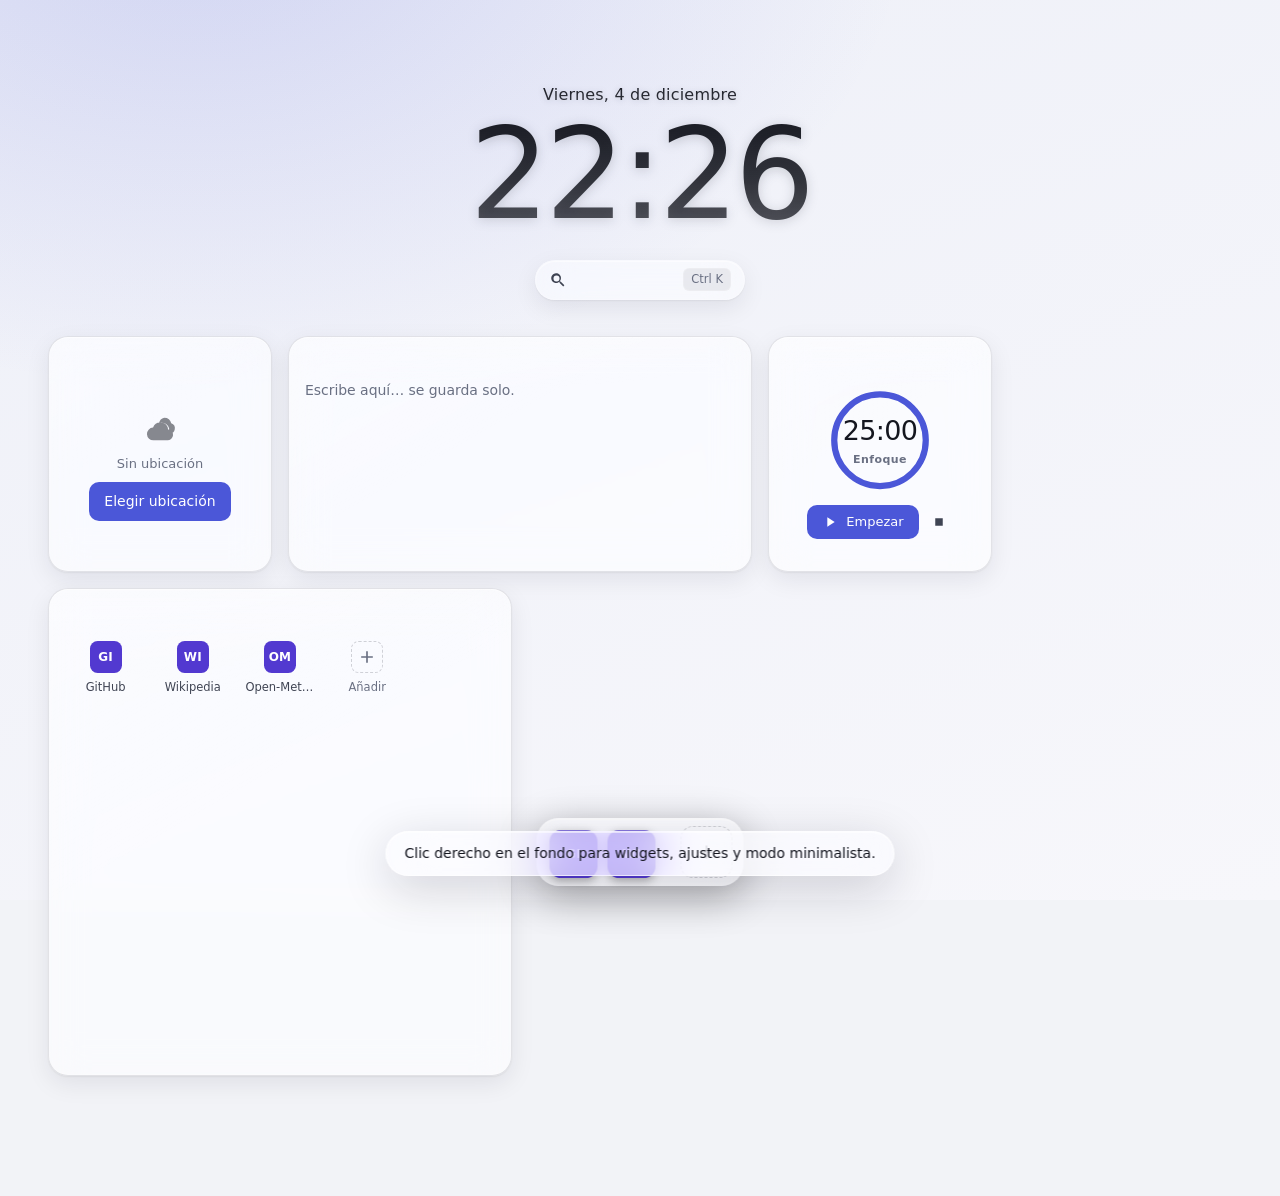
<file: newtab.html>
<!DOCTYPE html>
<html lang="es" data-theme="system">
<head>
  <meta charset="utf-8">
  <meta name="viewport" content="width=device-width, initial-scale=1">
  <title>Nueva pestaña</title>

  <!-- Bloqueante y diminuto: fija tema/fondo antes del primer pintado.
       (La CSP de MV3 no permite scripts inline, por eso es un fichero.) -->
  <script src="js/boot.js"></script>

  <link rel="stylesheet" href="css/theme.css">
  <link rel="stylesheet" href="css/base.css">
  <link rel="stylesheet" href="css/dashboard.css">
  <link rel="stylesheet" href="css/widgets.css">
  <link rel="icon" href="assets/icons/icon-32.png">
</head>
<body>
  <div class="app">
    <main class="grid" aria-label="Escritorio"></main>

    <div class="grid-empty" hidden>
      <p class="faint">Clic derecho en el fondo para añadir widgets.</p>
    </div>
  </div>

  <noscript>
    <p style="padding:24px">Esta página necesita JavaScript para funcionar.</p>
  </noscript>

  <script type="module" src="js/main.js"></script>
</body>
</html>
</file>
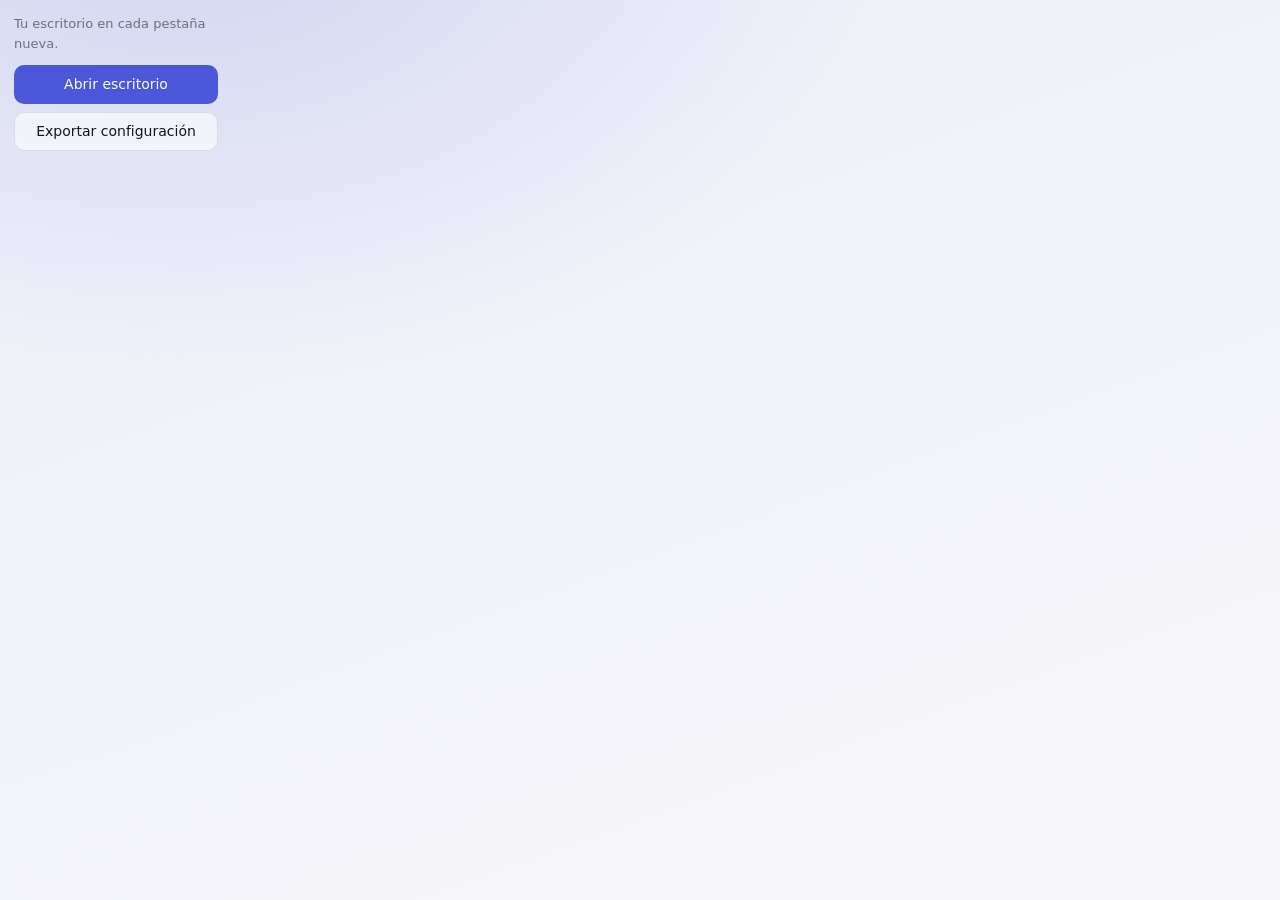
<file: popup.html>
<!DOCTYPE html>
<html lang="es" data-theme="system">
<head>
  <meta charset="utf-8">
  <title>Nueva pestaña</title>
  <script src="js/boot.js"></script>
  <link rel="stylesheet" href="css/theme.css">
  <link rel="stylesheet" href="css/base.css">
  <style>
    body { width: 232px; padding: 14px; overflow: hidden; }
    body::before { position: absolute; }
    .row { display: flex; flex-direction: column; gap: 8px; }
  </style>
</head>
<body>
  <p class="faint" style="margin-bottom:12px">Tu escritorio en cada pestaña nueva.</p>
  <div class="row">
    <button class="btn btn--primary btn--block" id="open">Abrir escritorio</button>
    <button class="btn btn--block" id="export">Exportar configuración</button>
  </div>
  <script type="module" src="js/popup.js"></script>
</body>
</html>
</file>
<file: css/theme.css>
/* Tokens de diseño. El tema se resuelve en [data-resolved-theme] (light|dark),
   que boot.js fija antes del primer pintado. El acento llega desde theme.js. */

:root {
  --accent: #6d5efc;
  --accent-rgb: 109, 94, 252;
  --accent-strong: #5a4dd0;
  --accent-soft: #e2dffe;
  --accent-contrast: #ffffff;

  --radius-sm: 10px;
  --radius: 20px;
  --radius-lg: 26px;

  --gap: 16px;
  --row-h: 110px;

  /* En macOS `-apple-system` resuelve a San Francisco, la tipografía del sistema:
     mismo tipo que usa Apple en toda su interfaz, sin descargar nada ni tocar la CSP. */
  --font: -apple-system, BlinkMacSystemFont, "SF Pro Text", "Segoe UI Variable",
          "Segoe UI", Inter, system-ui, "Helvetica Neue", Arial, sans-serif;
  --font-display: -apple-system, BlinkMacSystemFont, "SF Pro Display", "SF Pro Text",
          "Segoe UI Variable Display", system-ui, "Helvetica Neue", sans-serif;
  --mono: ui-monospace, SFMono-Regular, "SF Mono", Menlo, Consolas, monospace;

  --ease: cubic-bezier(.2, .8, .2, 1);
  --ease-spring: cubic-bezier(.34, 1.4, .5, 1);

  --wallpaper: none;
  --wallpaper-dim: .35;
  --wallpaper-blur: 0px;

  /* Vidrio líquido. `--glass-opacity` es el valor del usuario (0..1); cada tema
     lo escala a su propio rango porque un 60 % de blanco es sólido sobre fondo
     claro pero apenas se ve sobre fondo oscuro. */
  --glass-opacity: .62;
  --glass-blur: 18px;
  --glass-sat: 180%;
  --glass-tint: 255, 255, 255;
  --glass-alpha: calc(var(--glass-opacity) * .95);
  --glass-edge: rgba(255, 255, 255, .55);
  --glass-edge-soft: rgba(255, 255, 255, .18);
  --glass-sheen: rgba(255, 255, 255, .30);

  /* Cristal aplicado a la propia tipografía del reloj.
     El relleno es translúcido —eso es lo que deja ver el fondo a través del
     glifo— pero NO tanto como para que se cuele la sombra por dentro: por
     debajo de ~.6 la cifra deja de leerse como vidrio y parece un contorno. */
  --glass-text-rgb: 255, 255, 255;
  --glass-text-shadow: rgba(0, 0, 0, .32);

  /* Personalización del reloj (Ajustes -> Apariencia -> Reloj). */
  --clock-font: var(--font-display);
  --clock-weight: 250;
  --clock-solid: 1;          /* 1 = relleno sólido, 0 = cristal casi puro */
}

/* Tema claro */
:root, :root[data-resolved-theme="light"] {
  --bg: #f2f3f7;
  --bg-grad-a: #eef0f8;
  --bg-grad-b: #f7f7fb;
  --surface: rgba(var(--glass-tint), var(--glass-alpha));
  --surface-solid: #ffffff;
  --surface-hover: rgba(var(--glass-tint), calc(var(--glass-alpha) + .12));
  --border: rgba(16, 18, 34, .10);
  --border-strong: rgba(16, 18, 34, .18);
  --text: #14161f;
  --text-muted: #3f4453;
  --text-faint: #6a7083;
  --glass-text-rgb: 18, 20, 28;
  --glass-text-shadow: rgba(16, 18, 34, .20);
  --shadow: 0 1px 2px rgba(16, 18, 34, .06), 0 8px 24px rgba(16, 18, 34, .08);
  --shadow-lg: 0 12px 48px rgba(16, 18, 34, .18);
  --overlay: rgba(20, 22, 31, .32);
  --danger: #d6455b;
  --ok: #1f9d63;

  /* Paneles flotantes: cristal con cuerpo suficiente para leer encima de
     cualquier fondo. No dependen del deslizador de opacidad de los widgets. */
  /* Material de las superficies flotantes. Translúcido y muy desenfocado —se ve
     el fondo a través— pero con tinte suficiente para que su texto SIEMPRE sea
     legible sin depender de la foto que haya detrás. */
  --panel-bg: rgba(252, 252, 255, .62);
  --panel-border: rgba(255, 255, 255, .65);
  --panel-blur: 40px;
  --panel-text: #14161f;
  --panel-text-muted: rgba(20, 22, 31, .78);
  --panel-text-faint: rgba(20, 22, 31, .55);
}

/* Tema oscuro */
:root[data-resolved-theme="dark"] {
  --bg: #0c0d12;
  --bg-grad-a: #11131b;
  --bg-grad-b: #0a0b10;
  --glass-alpha: calc(var(--glass-opacity) * .17);
  --glass-edge: rgba(255, 255, 255, .22);
  --glass-edge-soft: rgba(255, 255, 255, .07);
  --glass-sheen: rgba(255, 255, 255, .14);
  --surface: rgba(var(--glass-tint), var(--glass-alpha));
  --surface-solid: #171922;
  --surface-hover: rgba(var(--glass-tint), calc(var(--glass-alpha) + .07));
  --border: rgba(255, 255, 255, .09);
  --border-strong: rgba(255, 255, 255, .18);
  --text: #eef0f6;
  --text-muted: #c3c9da;
  --text-faint: #9aa1b6;
  --shadow: 0 1px 2px rgba(0, 0, 0, .4), 0 8px 28px rgba(0, 0, 0, .38);
  --shadow-lg: 0 16px 56px rgba(0, 0, 0, .6);
  --overlay: rgba(4, 5, 9, .55);
  --danger: #ff6b81;
  --ok: #3ddc97;

  --panel-bg: rgba(22, 24, 32, .66);
  --panel-border: rgba(255, 255, 255, .16);
  --panel-blur: 40px;
  --panel-text: #f2f4fa;
  --panel-text-muted: rgba(242, 244, 250, .80);
  --panel-text-faint: rgba(242, 244, 250, .56);
}

/* Sobre una foto, el vidrio se apoya en el desenfoque: solo hay que asegurar
   que el texto siga legible. La opacidad la sigue mandando el usuario. */
.has-wallpaper {
  --glass-alpha: calc(var(--glass-opacity) * .38);
  --border: rgba(255, 255, 255, .26);
}

/* Las superficies flotantes (menús, ajustes, buscador, galería, avisos) tienen
   su propio fondo, así que llevan su propio color de texto. Sin esto heredarían
   el contraste calculado para el wallpaper y se daba el caso de texto negro
   sobre un panel oscuro —o al revés— según la foto. */
.ctxmenu,
.panel,
.spotlight,
.gal,
.hero__panel,
.minidialog,
.toast,
.dock__tip {
  --text: var(--panel-text);
  --text-muted: var(--panel-text-muted);
  --text-faint: var(--panel-text-faint);
  color: var(--panel-text);
  text-shadow: none;
}

/* Contraste automático: `contrast.js` mide la claridad real de la superficie
   (foto + oscurecido + velo del vidrio) y pone una de estas dos clases. El texto
   nunca es un gris translúcido; es negro o blanco, con opacidad alta. */
:root.wp-dark {
  --text: #ffffff;
  --text-muted: rgba(255, 255, 255, .94);
  --text-faint: rgba(255, 255, 255, .80);
  --border: rgba(255, 255, 255, .28);
}
:root.wp-light {
  --text: #0a0c12;
  --text-muted: rgba(10, 12, 18, .90);
  --text-faint: rgba(10, 12, 18, .70);
  --border: rgba(10, 12, 18, .16);
}
:root.wp-light .widget { text-shadow: none; }
:root.wp-light .appicon__label,
:root.wp-light .hero__date { text-shadow: 0 1px 2px rgba(255, 255, 255, .45); }
/* Sombra mínima para despegar el texto de la foto sin ensuciar el diseño. */
.has-wallpaper .widget { text-shadow: 0 1px 2px rgba(0, 0, 0, .18); }
.has-wallpaper[data-resolved-theme="light"] {
  --glass-alpha: calc(var(--glass-opacity) * .88);
}
.has-wallpaper[data-resolved-theme="light"] .widget { text-shadow: none; }

/* Con foto detrás el cristal de las cifras siempre es claro: la propia imagen
   es la que da el color que se ve a través de la letra. */
:root.wp-dark {
  --glass-text-rgb: 255, 255, 255;
  --glass-text-shadow: rgba(0, 0, 0, .38);
}

/* --------------------------------------------------------------------------
   Cristal del reloj. Va al final a propósito: comparte especificidad con las
   reglas .wp-* de arriba (ambas son :root + clase) y en un empate manda el
   orden del documento. El reloj decide por SU franja, no por la media de la
   foto: puede estar sobre un cielo claro aunque el resto de la imagen sea
   oscura, y al revés.
   -------------------------------------------------------------------------- */
:root.hero-light {
  --glass-text-rgb: 12, 14, 20;
  --glass-text-shadow: rgba(16, 18, 34, .22);
}
:root.hero-dark {
  --glass-text-rgb: 255, 255, 255;
  --glass-text-shadow: rgba(0, 0, 0, .40);
}
</file>
<file: css/base.css>
/* Reset ligero + primitivas compartidas. */

*, *::before, *::after { box-sizing: border-box; }

html, body { height: 100%; }

body {
  margin: 0;
  font-family: var(--font);
  font-size: 15px;
  line-height: 1.5;
  color: var(--text);
  background: var(--bg);
  -webkit-font-smoothing: antialiased;
  overflow: hidden auto;
}

/* Fondo: degradado por defecto o la foto del usuario. */
body::before {
  content: "";
  position: fixed;
  inset: 0;
  z-index: -2;
  background:
    radial-gradient(1200px 800px at 15% -10%, rgba(var(--accent-rgb), .18), transparent 60%),
    linear-gradient(160deg, var(--bg-grad-a), var(--bg-grad-b));
}
.has-wallpaper body::before,
html.has-wallpaper body::before {
  background-image: var(--wallpaper);
  background-size: cover;
  background-position: center;
  filter: blur(var(--wallpaper-blur));
  transform: scale(1.04); /* evita bordes claros al desenfocar */
}
html.has-wallpaper body::after {
  content: "";
  position: fixed;
  inset: 0;
  z-index: -1;
  background: rgba(0, 0, 0, var(--wallpaper-dim));
  pointer-events: none;
}

h1, h2, h3, h4, p, figure { margin: 0; }
button, input, textarea, select { font: inherit; color: inherit; }

.no-select, .no-select * { user-select: none !important; -webkit-user-select: none !important; }

.icon { display: block; flex: none; }

.icon-btn {
  display: inline-flex;
  align-items: center;
  justify-content: center;
  width: 28px;
  height: 28px;
  padding: 0;
  border: 0;
  border-radius: 8px;
  background: transparent;
  color: var(--text-muted);
  cursor: pointer;
  transition: background .16s var(--ease), color .16s var(--ease), transform .1s var(--ease);
}
.icon-btn:hover { background: var(--surface-hover); color: var(--text); }
.icon-btn:active { transform: scale(.92); }
.icon-btn--danger:hover { background: rgba(214, 69, 91, .16); color: var(--danger); }

.btn {
  display: inline-flex;
  align-items: center;
  gap: 8px;
  padding: 8px 14px;
  border: 1px solid var(--border);
  border-radius: 10px;
  background: var(--surface);
  color: var(--text);
  cursor: pointer;
  font-size: 14px;
  font-weight: 500;
  transition: background .16s var(--ease), border-color .16s var(--ease), transform .1s var(--ease);
}
.btn:hover { background: var(--surface-hover); border-color: var(--border-strong); }
.btn:active { transform: translateY(1px); }
.btn--primary {
  background: var(--accent);
  border-color: transparent;
  color: var(--accent-contrast);
}
.btn--primary:hover { background: var(--accent-strong); }
.btn--ghost { background: transparent; }
.btn--danger { color: var(--danger); border-color: rgba(214, 69, 91, .3); }
.btn--block { width: 100%; justify-content: center; }

.field {
  display: flex;
  flex-direction: column;
  gap: 6px;
  margin-bottom: 14px;
}
.field > label { font-size: 13px; font-weight: 500; color: var(--text-muted); }
.field--row {
  display: flex;
  flex-direction: row;
  align-items: center;
  justify-content: space-between;
  gap: 12px;
}

/*
 * Fondo neutro translúcido a propósito: sobre una superficie clara se ve algo
 * más oscuro y sobre una oscura algo más claro, así que `color: inherit` —el
 * color de texto de la superficie que lo contiene— siempre contrasta. Con un
 * fondo fijo pasaba lo contrario: en un widget sobre foto clara el texto se
 * volvía oscuro y el campo seguía siendo oscuro, y no se leía nada.
 */
.input, textarea.input, select.input {
  width: 100%;
  padding: 9px 11px;
  border: 1px solid var(--glass-edge-soft);
  border-radius: 10px;
  background: rgba(127, 127, 127, .16);
  color: inherit;
  outline: none;
  transition: border-color .16s var(--ease), box-shadow .16s var(--ease), background .16s var(--ease);
}
.input::placeholder, textarea.input::placeholder { color: var(--text-faint); }
.input:focus, textarea.input:focus, select.input:focus {
  background: rgba(127, 127, 127, .22);
}
select.input { appearance: none; -webkit-appearance: none; padding-right: 30px; }
.input:focus {
  border-color: var(--accent);
  box-shadow: 0 0 0 3px rgba(var(--accent-rgb), .22);
}

/* Interruptor */
.switch {
  position: relative;
  width: 40px;
  height: 23px;
  flex: none;
  border-radius: 999px;
  border: 1px solid var(--border-strong);
  background: var(--surface-hover);
  cursor: pointer;
  transition: background .18s var(--ease), border-color .18s var(--ease);
}
.switch::after {
  content: "";
  position: absolute;
  top: 2px;
  left: 2px;
  width: 17px;
  height: 17px;
  border-radius: 50%;
  background: var(--text-muted);
  transition: transform .18s var(--ease), background .18s var(--ease);
}
.switch[aria-checked="true"] { background: var(--accent); border-color: transparent; }
.switch[aria-checked="true"]::after { transform: translateX(17px); background: #fff; }

:focus-visible {
  outline: 2px solid var(--accent);
  outline-offset: 2px;
}

.sr-only {
  position: absolute;
  width: 1px; height: 1px;
  padding: 0; margin: -1px;
  overflow: hidden;
  clip: rect(0 0 0 0);
  white-space: nowrap;
}

.muted { color: var(--text-muted); }
.faint { color: var(--text-faint); font-size: 13px; }

@media (prefers-reduced-motion: reduce) {
  * { animation-duration: .01ms !important; transition-duration: .01ms !important; }
}

.range__value { font-variant-numeric: tabular-nums; font-size: 12px; }

.accent-chip { display: inline-flex; align-items: center; gap: 7px; }
.accent-dot {
  width: 18px; height: 18px; border-radius: 50%;
  background: var(--accent);
  box-shadow: inset 0 0 0 1px rgba(0, 0, 0, .12), 0 0 0 3px rgba(var(--accent-rgb), .22);
}
.accent-hex { font-family: var(--mono); font-size: 12px; color: var(--text-muted); }

.accent-manual { display: flex; align-items: center; gap: 10px; margin-bottom: 14px; }
.accent-manual[hidden] { display: none; }
.accent-picker {
  width: 46px; height: 34px; padding: 0;
  border: 1px solid var(--border); border-radius: 10px;
  background: none; cursor: pointer;
}

/* Vista previa del reloj dentro de Ajustes: usa los mismos tokens de cristal. */
.clock-preview {
  margin: 4px 0 16px;
  padding: 14px 8px;
  text-align: center;
  font-size: 46px;
  line-height: 1;
  letter-spacing: -.035em;
  font-variant-numeric: tabular-nums;
  border-radius: 14px;
  border: 1px solid var(--glass-edge-soft);
  background:
    linear-gradient(180deg,
      rgba(var(--glass-text-rgb), calc(.30 + .68 * var(--clock-solid))) 0%,
      rgba(var(--glass-text-rgb), calc(.18 + .48 * var(--clock-solid))) 100%);
  -webkit-background-clip: text;
  background-clip: text;
  color: transparent;
  -webkit-text-fill-color: transparent;
}
</file>
<file: css/dashboard.css>
/* Layout de la página, grid de widgets y barra superior. */

.app {
  min-height: 100vh;
  display: flex;
  flex-direction: column;
  padding: 20px clamp(16px, 4vw, 48px) 48px;
  max-width: 1440px;
  margin: 0 auto;
  width: 100%;
}

/* -------------------------------- topbar -------------------------------- */

.topbar {
  display: flex;
  align-items: center;
  gap: 10px;
  margin-bottom: 22px;
  min-height: 36px;
}
.topbar__brand {
  display: flex;
  align-items: center;
  gap: 8px;
  font-weight: 600;
  letter-spacing: -.01em;
  color: var(--text);
  opacity: .9;
}
.topbar__brand img { width: 20px; height: 20px; border-radius: 5px; }
.topbar__spacer { flex: 1; }

.search-trigger {
  display: flex;
  align-items: center;
  gap: 8px;
  padding: 7px 12px;
  border: 1px solid var(--border);
  border-radius: 999px;
  background: var(--surface);
  backdrop-filter: blur(12px);
  -webkit-backdrop-filter: blur(12px);
  color: var(--text-muted);
  cursor: pointer;
  font-size: 13px;
  transition: background .16s var(--ease), border-color .16s var(--ease);
}
.search-trigger:hover { background: var(--surface-hover); border-color: var(--border-strong); }
.search-trigger kbd {
  font-family: var(--font);
  font-size: 11px;
  padding: 2px 6px;
  border-radius: 5px;
  border: 1px solid var(--border-strong);
  background: rgba(127, 127, 127, .12);
}

.topbar .icon-btn {
  width: 34px;
  height: 34px;
  border: 1px solid var(--border);
  background: var(--surface);
  backdrop-filter: blur(12px);
  -webkit-backdrop-filter: blur(12px);
}

/* --------------------------------- grid --------------------------------- */

.grid {
  display: grid;
  /* Columnas finas: un icono de app ocupa 1x1 y sale cuadrado; los widgets
     normales ocupan 2 o 4 columnas y mantienen sus proporciones. */
  grid-template-columns: repeat(auto-fill, minmax(112px, 1fr));
  grid-auto-rows: var(--row-h);
  grid-auto-flow: row dense;
  gap: var(--gap);
  align-content: start;
  flex: 1;
}

@media (min-width: 1100px) { .grid { grid-template-columns: repeat(10, 1fr); } }
@media (min-width: 1400px) { .grid { grid-template-columns: repeat(12, 1fr); } }

.grid-empty[hidden] { display: none; }
.grid-empty {
  grid-column: 1 / -1;
  display: flex;
  flex-direction: column;
  align-items: center;
  gap: 12px;
  padding: 64px 20px;
  color: var(--text-muted);
  text-align: center;
}

/* -------------------------------- widget -------------------------------- */

/* --------------------------- vidrio líquido ---------------------------
   Tres capas para imitar el cristal de Apple:
   1. `backdrop-filter` con saturación: el fondo se ve a través, más vivo.
   2. un borde especular interior (claro arriba, tenue abajo) que simula el
      canto biselado del cristal.
   3. un brillo diagonal muy suave sobre la mitad superior.
   La opacidad y el desenfoque salen de --glass-* (Ajustes → Apariencia). */
.widget {
  position: relative;
  grid-column: span var(--w-cols, 4);
  grid-row: span var(--w-rows, 2);
  display: flex;
  flex-direction: column;
  min-width: 0;
  border: 1px solid var(--border);
  border-radius: var(--radius);
  background: var(--surface);
  backdrop-filter: blur(var(--glass-blur)) saturate(var(--glass-sat));
  -webkit-backdrop-filter: blur(var(--glass-blur)) saturate(var(--glass-sat));
  box-shadow:
    inset 0 1px 0 var(--glass-edge),
    inset 0 -1px 0 var(--glass-edge-soft),
    var(--shadow);
  overflow: hidden;
  transition: box-shadow .2s var(--ease), border-color .2s var(--ease),
              opacity .14s linear, transform .16s var(--ease);
}
/* brillo especular */
.widget::before {
  content: "";
  position: absolute;
  inset: 0;
  border-radius: inherit;
  pointer-events: none;
  background:
    linear-gradient(150deg, var(--glass-sheen) 0%, transparent 42%),
    radial-gradient(120% 70% at 50% -20%, var(--glass-sheen), transparent 60%);
  opacity: .7;
  z-index: 0;
}
.widget > * { position: relative; z-index: 1; }
.widget:hover { border-color: var(--border-strong); }
/* opacidad muy baja: el contorno pasa a ser lo que define la tarjeta */
.glass-faint .widget { border-color: var(--glass-edge); }
.glass-faint .widget--bare { border-color: transparent; }

.widget__header {
  display: flex;
  align-items: center;
  gap: 6px;
  padding: 10px 10px 2px 12px;
  opacity: 0;
  transition: opacity .18s var(--ease);
}
.widget:hover .widget__header,
.widget:focus-within .widget__header,
.is-reordering .widget__header { opacity: 1; }

.widget__title {
  font-size: 12.5px;
  font-weight: 590;
  letter-spacing: -.005em;
  color: var(--text-muted);
  white-space: nowrap;
  overflow: hidden;
  text-overflow: ellipsis;
}
.widget__actions { display: flex; gap: 2px; margin-left: auto; }

.widget__grip {
  display: inline-flex;
  align-items: center;
  justify-content: center;
  width: 24px; height: 24px;
  padding: 0;
  border: 0;
  border-radius: 6px;
  background: transparent;
  color: var(--text-faint);
  cursor: grab;
  touch-action: none;      /* imprescindible para Pointer Events en táctil */
}
.widget__grip:hover { background: var(--surface-hover); color: var(--text); }
.widget__grip:active { cursor: grabbing; }

.widget__body {
  flex: 1;
  min-height: 0;
  padding: 2px 16px 16px;
  display: flex;
  flex-direction: column;
  overflow: hidden;
}
/* Cuando la cabecera está oculta el contenido no debe bailar: reservamos su alto. */
.widget:not(.widget--bare) .widget__body { padding-top: 2px; }

.widget__resize {
  position: absolute;
  right: 0; bottom: 0;
  width: 18px; height: 18px;
  cursor: nwse-resize;
  touch-action: none;
  opacity: 0;
  transition: opacity .16s var(--ease);
}
.widget__resize::after {
  content: "";
  position: absolute;
  right: 4px; bottom: 4px;
  width: 7px; height: 7px;
  border-right: 2px solid var(--text-faint);
  border-bottom: 2px solid var(--text-faint);
  border-radius: 0 0 3px 0;
}
.widget:hover .widget__resize { opacity: .8; }

/* estados de arrastre */
.widget.is-dragging {
  box-shadow: var(--shadow-lg);
  border-color: var(--accent);
  cursor: grabbing;
  opacity: .96;
  transition: none;
}
.widget--placeholder {
  border: 2px dashed rgba(var(--accent-rgb), .5);
  background: rgba(var(--accent-rgb), .07);
  backdrop-filter: none;
  -webkit-backdrop-filter: none;
  box-shadow: none;
  animation: ph-in .18s var(--ease);
}
@keyframes ph-in { from { opacity: 0; transform: scale(.97); } to { opacity: 1; transform: none; } }

.widget.is-resizing { border-color: var(--accent); box-shadow: var(--shadow-lg); }
.widget.is-removing { opacity: 0; transform: scale(.96); }
.widget.just-dropped { animation: drop .3s var(--ease); }
@keyframes drop {
  0% { transform: scale(1.03); }
  60% { transform: scale(.995); }
  100% { transform: scale(1); }
}
.is-reordering .widget:not(.is-dragging) { transition: transform .18s var(--ease); }

.widget-error {
  padding: 12px;
  color: var(--danger);
  font-size: 13px;
}

/* En pantallas estrechas: 4 columnas -> 4 iconos por fila y los widgets
   normales a ancho completo (igual que la pantalla de inicio de un móvil). */
@media (max-width: 700px) {
  .grid { grid-template-columns: repeat(4, 1fr); }
  .widget[data-size="md"],
  .widget[data-size="lg"] { grid-column: span 4; }
  .app { padding: 14px 14px 32px; }
}
@media (max-width: 380px) {
  .grid { grid-template-columns: repeat(3, 1fr); }
  .widget[data-size="md"],
  .widget[data-size="lg"] { grid-column: span 3; }
  .widget[data-size="sm"] { grid-column: span 3; }
}

/* ------------------------------ modo minimal ------------------------------ */

.minimal {
  display: none;
  flex: 1;
  flex-direction: column;
  align-items: center;
  justify-content: center;
  gap: 26px;
  text-align: center;
  padding: 40px 20px 80px;
}
html.is-minimal .minimal { display: flex; }
html.is-minimal .grid,
html.is-minimal .grid-empty { display: none; }

.minimal__time {
  font-size: clamp(64px, 14vw, 168px);
  font-weight: 200;
  letter-spacing: -.04em;
  line-height: .95;
  font-variant-numeric: tabular-nums;
}
.minimal__date { color: var(--text-muted); font-size: 16px; }

.minimal__goal {
  display: flex;
  align-items: center;
  gap: 10px;
  max-width: min(680px, 90vw);
}
.minimal__goal-input {
  flex: 1;
  border: 0;
  border-bottom: 1px dashed var(--border-strong);
  background: transparent;
  text-align: center;
  font-size: clamp(18px, 2.6vw, 26px);
  font-weight: 300;
  padding: 6px 4px;
  outline: none;
  color: var(--text);
}
.minimal__goal-input::placeholder { color: var(--text-faint); }
.minimal__goal-input:focus { border-bottom-color: var(--accent); }
.minimal__goal-check { color: var(--text-faint); }
.minimal__goal.is-done .minimal__goal-input { text-decoration: line-through; opacity: .55; }
.minimal__goal.is-done .minimal__goal-check { color: var(--ok); }

.minimal__quote {
  max-width: min(620px, 88vw);
  color: var(--text-muted);
  font-size: 15px;
  font-style: italic;
  line-height: 1.6;
}
.minimal__quote cite { display: block; margin-top: 6px; font-style: normal; font-size: 13px; color: var(--text-faint); }

/* --------------------------------- toast --------------------------------- */

.toasts {
  position: fixed;
  left: 50%;
  bottom: 24px;
  transform: translateX(-50%);
  display: flex;
  flex-direction: column;
  gap: 8px;
  z-index: 1200;
  pointer-events: none;
}
.toast {
  padding: 11px 18px;
  border-radius: 999px;
  border: 1px solid var(--panel-border);
  background: var(--panel-bg);
  backdrop-filter: blur(24px) saturate(180%);
  -webkit-backdrop-filter: blur(24px) saturate(180%);
  box-shadow: inset 0 1px 0 var(--glass-edge), var(--shadow-lg);
  font-size: 14px;
  animation: toast-in .22s var(--ease);
  pointer-events: auto;
}
.toast--error { color: var(--danger); border-color: rgba(214, 69, 91, .4); }
.toast--ok { color: var(--ok); }
@keyframes toast-in { from { opacity: 0; transform: translateY(10px); } to { opacity: 1; transform: none; } }

/* ============================== cabecera fija ==============================
   Reloj centrado sobre una lámina de cristal + buscador que se expande. */

.hero {
  display: flex;
  flex-direction: column;
  align-items: center;
  gap: 20px;
  padding: clamp(26px, 7vh, 74px) 0 clamp(20px, 4vh, 38px);
  text-align: center;
}
html.is-minimal .hero { display: none; }

/* El reloj no vive en una caja: son las propias cifras las que son de cristal.
   Tres capas sobre la misma silueta de los glifos:
     1. relleno translúcido en degradado -> el fondo se ve A TRAVÉS de la letra,
        más claro arriba (donde da la luz) y más denso abajo.
     2. `drop-shadow` blanco muy corto arriba -> canto biselado que brilla.
     3. `drop-shadow` oscuro y amplio -> la cifra flota sobre el fondo.
   `drop-shadow` sigue el alfa del glifo, no su caja: por eso funciona aquí y
   un `box-shadow` no serviría. */
.hero__clock {
  display: inline-flex;
  flex-direction: column;
  align-items: center;
}

.hero__date {
  font-family: var(--clock-font);
  font-size: clamp(13px, 1.3vw, 16px);
  font-weight: 500;
  letter-spacing: .012em;
  /* A 14 px un degradado marcado solo ensucia: aquí el cristal es un matiz. */
  background: linear-gradient(180deg,
    rgba(var(--glass-text-rgb), calc(.42 + .56 * var(--clock-solid))) 0%,
    rgba(var(--glass-text-rgb), calc(.34 + .48 * var(--clock-solid))) 100%);
  -webkit-background-clip: text;
  background-clip: text;
  color: transparent;
  -webkit-text-fill-color: transparent;
  filter: drop-shadow(0 1px 3px var(--glass-text-shadow));
}
.hero__date::first-letter { text-transform: uppercase; }

.hero__time {
  font-family: var(--clock-font);
  font-size: clamp(58px, 10.5vw, 126px);
  font-weight: var(--clock-weight);
  line-height: 1.02;
  letter-spacing: -.035em;
  font-variant-numeric: tabular-nums;
  font-feature-settings: "tnum" 1;
  margin-top: 4px;

  /* El alfa del relleno se modula con --clock-solid: a 1 la cifra es casi
     opaca; a 0 es cristal casi puro y el fondo la atraviesa entera. */
  background: linear-gradient(180deg,
    rgba(var(--glass-text-rgb), calc(.30 + .68 * var(--clock-solid))) 0%,
    rgba(var(--glass-text-rgb), calc(.24 + .60 * var(--clock-solid))) 55%,
    rgba(var(--glass-text-rgb), calc(.18 + .48 * var(--clock-solid))) 100%);
  -webkit-background-clip: text;
  background-clip: text;
  color: transparent;
  -webkit-text-fill-color: transparent;
  /* Una sola sombra, corta y suave, para dar grosor. Nada de cantos duros ni de
     sombras claras: un `drop-shadow` blanco sobre fondo claro no da relieve,
     da halo, y una línea de 1 px bajo el glifo se lee como un subrayado. */
  filter: drop-shadow(0 2px 6px var(--glass-text-shadow));
}

/*
 * Los segundos necesitan SU PROPIO recorte de fondo. Al llevar opacidad o
 * cualquier propiedad que cree capa, el `background-clip: text` del padre deja
 * de alcanzarlos y, como el relleno va en transparente, se vuelven invisibles.
 */
.hero__time .hero__seconds {
  font-size: .40em;
  font-weight: calc(var(--clock-weight) + 50);
  letter-spacing: -.01em;
  margin-left: .12em;
  vertical-align: baseline;
  background: linear-gradient(180deg,
    rgba(var(--glass-text-rgb), calc(.24 + .52 * var(--clock-solid))) 0%,
    rgba(var(--glass-text-rgb), calc(.18 + .40 * var(--clock-solid))) 100%);
  -webkit-background-clip: text;
  background-clip: text;
  -webkit-text-fill-color: transparent;
  color: transparent;
}

/* Refracción: dentro de los glifos se pinta una copia diminuta del fondo,
   estirada hasta cubrir la ventana. Con `background-attachment: fixed` esa copia
   se ancla al viewport igual que el fondo real, así que lo que se ve a través de
   la cifra coincide con lo que hay detrás — pero difuminado, como el cristal
   grueso. El degradado va encima para conservar el brillo del canto. */
html.has-refraction .hero__time {
  background-image:
    linear-gradient(180deg,
      rgba(var(--glass-text-rgb), calc(.30 + .68 * var(--clock-solid))) 0%,
      rgba(var(--glass-text-rgb), calc(.24 + .60 * var(--clock-solid))) 55%,
      rgba(var(--glass-text-rgb), calc(.18 + .48 * var(--clock-solid))) 100%),
    var(--wallpaper-proxy);
  background-size: auto, cover;
  background-position: center, center;
  background-repeat: no-repeat, no-repeat;
  background-attachment: scroll, fixed;
}
html.has-refraction .hero__time .hero__seconds,
html.has-refraction .hero__date {
  background-image:
    linear-gradient(180deg,
      rgba(var(--glass-text-rgb), calc(.28 + .54 * var(--clock-solid))) 0%,
      rgba(var(--glass-text-rgb), calc(.22 + .44 * var(--clock-solid))) 100%),
    var(--wallpaper-proxy);
  background-size: auto, cover;
  background-position: center, center;
  background-repeat: no-repeat, no-repeat;
  background-attachment: scroll, fixed;
}

/* ---------------------------- buscador ---------------------------- */

.hero__searchwrap {
  position: relative;
  width: 100%;
  display: flex;
  justify-content: center;
}

.hero__search {
  display: flex;
  align-items: center;
  gap: 0;
  width: 210px;
  height: 40px;
  padding: 0 13px;
  border-radius: 20px;
  border: 1px solid var(--glass-edge-soft);
  background: rgba(var(--glass-tint), calc(var(--glass-alpha) * .8));
  backdrop-filter: blur(var(--glass-blur)) saturate(var(--glass-sat));
  -webkit-backdrop-filter: blur(var(--glass-blur)) saturate(var(--glass-sat));
  box-shadow: inset 0 1px 0 var(--glass-edge), var(--shadow);
  cursor: text;
  /* La expansión es la animación principal de la página: que se note suave. */
  transition: width .34s var(--ease-spring), height .28s var(--ease),
              border-radius .28s var(--ease), box-shadow .24s var(--ease),
              gap .28s var(--ease), padding .28s var(--ease);
}
.hero__search.is-open {
  width: min(600px, 92vw);
  height: 54px;
  padding: 0 18px;
  gap: 12px;
  border-radius: 27px;
  border-color: rgba(var(--accent-rgb), .45);
  box-shadow:
    inset 0 1px 0 var(--glass-edge),
    0 0 0 4px rgba(var(--accent-rgb), .16),
    var(--shadow-lg);
}

.hero__search-icon {
  display: flex;
  color: var(--text-muted);
  flex: none;
  transition: color .2s var(--ease);
}
.hero__search.is-open .hero__search-icon { color: var(--accent); }

.hero__input {
  flex: 1;
  min-width: 0;
  width: 100%;
  border: 0;
  background: transparent;
  outline: none;
  font-size: 15px;
  color: var(--text);
  padding-left: 9px;
  transition: font-size .28s var(--ease);
}
.hero__search.is-open .hero__input { font-size: 17px; padding-left: 0; }
.hero__input::placeholder { color: transparent; }

.hero__kbd {
  font-size: 11.5px;
  font-weight: 500;
  color: var(--text-faint);
  padding: 2px 7px;
  border-radius: 6px;
  border: 1px solid var(--glass-edge-soft);
  background: rgba(127, 127, 127, .12);
  flex: none;
  white-space: nowrap;
}
.hero__search.is-open .hero__kbd { display: none; }

.hero__clear {
  display: none;
  align-items: center;
  justify-content: center;
  width: 24px; height: 24px;
  border: 0; border-radius: 50%;
  background: var(--surface-hover);
  color: var(--text-muted);
  cursor: pointer;
  flex: none;
}
.hero__search.is-open.has-text .hero__clear { display: flex; }

.hero__panel {
  position: absolute;
  top: calc(100% + 10px);
  left: 50%;
  transform: translateX(-50%);
  width: min(600px, 92vw);
  z-index: 700;
  max-height: min(52vh, 460px);
  overflow: auto;
  padding: 6px;
  border-radius: 20px;
  border: 1px solid var(--panel-border);
  background: var(--panel-bg);
  backdrop-filter: blur(var(--panel-blur)) saturate(180%);
  -webkit-backdrop-filter: blur(var(--panel-blur)) saturate(180%);
  box-shadow: var(--shadow-lg);
  text-align: left;
  animation: pop .16s var(--ease);
}
.hero__panel[hidden] { display: none; }

@media (max-width: 700px) {
  .hero { padding-top: 24px; gap: 16px; }
  .hero__search { width: 180px; height: 38px; }
  .hero__search.is-open { height: 50px; }
}
</file>
<file: css/widgets.css>
/* Estilos por widget + panel de ajustes + spotlight. */

/* --------------------------------- reloj --------------------------------- */

.clock {
  flex: 1;
  display: flex;
  flex-direction: column;
  justify-content: center;
  min-height: 0;
}
.clock__time {
  font-size: clamp(34px, 4.6vw, 76px); /* respaldo; las reglas por tamaño mandan */
  font-weight: 200;
  letter-spacing: -.035em;
  line-height: 1;
  font-variant-numeric: tabular-nums;
}
.widget[data-size="sm"] .clock__time { font-size: 38px; }
.widget[data-size="md"] .clock__time { font-size: 54px; }
.widget[data-size="lg"] .clock__time { font-size: 72px; }
.clock__date { color: var(--text-muted); margin-top: 6px; }
.clock__date::first-letter { text-transform: uppercase; }
.clock__greeting { color: var(--text-faint); font-size: 13px; margin-top: 2px; }
.widget[data-size="sm"] .clock__greeting { display: none; }

/* --------------------------------- clima --------------------------------- */

.weather { flex: 1; display: flex; flex-direction: column; gap: 6px; min-height: 0; }
.weather__place {
  display: flex; align-items: center; justify-content: space-between; gap: 6px;
  font-size: 13px; font-weight: 500; color: var(--text-muted);
}
.weather__place span { overflow: hidden; text-overflow: ellipsis; white-space: nowrap; }
.weather__head { display: flex; align-items: center; gap: 14px; }
.weather__glyph { color: var(--text); opacity: .92; flex: none; }
.weather__dayglyph { color: var(--text-muted); display: flex; justify-content: center; }
.weather__temp {
  font-family: var(--font-display);
  font-size: 34px; font-weight: 280; letter-spacing: -.028em; line-height: 1.05;
  font-variant-numeric: tabular-nums;
}
.weather__label { font-size: 13px; color: var(--text-muted); }
.weather__meta {
  display: flex; flex-wrap: wrap; gap: 4px 14px;
  font-size: 12.5px; color: var(--text-muted); margin-top: 2px;
}
.weather__forecast {
  margin-top: auto;
  display: flex; flex-direction: column; gap: 2px;
  border-top: 1px solid var(--border); padding-top: 8px;
}
.weather__day {
  display: grid; grid-template-columns: 42px 24px 1fr auto;
  align-items: center; gap: 8px; font-size: 13px;
  font-variant-numeric: tabular-nums;
  padding: 2px 0;
}
.weather__foot { margin-top: auto; font-size: 11.5px; }
/* estado vacío dentro de la tarjeta */
.weather__empty {
  flex: 1;
  display: flex; flex-direction: column;
  align-items: center; justify-content: center;
  gap: 8px; text-align: center;
}
.weather__empty .weather__glyph { opacity: .5; }

/* lista de ciudades: vive en el diálogo, donde hay sitio de sobra */
.weather__results {
  list-style: none; margin: 0 0 14px; padding: 0;
  display: flex; flex-direction: column; gap: 2px;
  max-height: 240px; overflow: auto;
}
.weather__result {
  width: 100%; text-align: left;
  display: flex; flex-direction: column; gap: 1px;
  padding: 8px 10px; border: 0; border-radius: 10px;
  background: transparent; cursor: pointer; color: inherit;
}
.weather__result:hover { background: rgba(127, 127, 127, .18); }
.weather__result-name { font-size: 13.5px; font-weight: 500; }
.weather__result-where { font-size: 11.5px; }
.weather__loading, .weather__error { margin: auto 0; color: var(--text-muted); font-size: 13px; }
.weather__error { display: flex; flex-direction: column; gap: 8px; align-items: flex-start; }

/* --------------------------------- notas --------------------------------- */

.notes { flex: 1; display: flex; flex-direction: column; min-height: 0; }
.notes__area {
  flex: 1;
  width: 100%;
  min-height: 0;
  resize: none;
  border: 0;
  background: transparent;
  outline: none;
  font-size: 14px;
  line-height: 1.6;
  letter-spacing: -.003em;
  color: var(--text);
  padding: 0;
  font-family: inherit;
}
.notes__area::placeholder { color: var(--text-faint); }
.notes__foot { height: 16px; }
.notes__status { font-size: 11px; }

/* -------------------------------- temporizador -------------------------------- */

.timer { flex: 1; display: flex; flex-direction: column; align-items: center; justify-content: center; gap: 10px; min-height: 0; }
.timer__dial { position: relative; width: min(100%, 128px); aspect-ratio: 1; flex: none; }
.widget[data-size="sm"] .timer__dial { width: min(100%, 104px); }
.timer__ring { width: 100%; height: 100%; transform: rotate(-90deg); }
.timer__track { stroke: var(--glass-edge-soft); }
.timer__progress {
  stroke: var(--accent);
  stroke-linecap: round;
  transition: stroke-dashoffset .3s linear;
}
.timer.is-break .timer__progress { stroke: var(--ok); }
.timer__center {
  position: absolute; inset: 0;
  display: flex; flex-direction: column; align-items: center; justify-content: center;
}
.timer__time {
  font-family: var(--font-display);
  font-size: 27px; font-weight: 300;
  font-variant-numeric: tabular-nums; letter-spacing: -.025em;
}
.timer__phase { font-size: 11px; font-weight: 550; letter-spacing: .04em; color: var(--text-faint); }
.timer__controls { display: flex; align-items: center; gap: 6px; }
.timer__play { padding: 6px 14px; font-size: 13px; }
.timer__count { font-size: 11.5px; }
.timer.is-done { animation: pulse 1.2s var(--ease) 2; }
@keyframes pulse { 50% { transform: scale(1.03); } }

/* -------------------------------- accesos -------------------------------- */

.shortcuts-wrap { flex: 1; min-height: 0; overflow: auto; }
.shortcuts {
  display: grid;
  grid-template-columns: repeat(auto-fill, minmax(74px, 1fr));
  gap: 6px;
}
.shortcut {
  position: relative;
  display: flex; flex-direction: column; align-items: center; gap: 6px;
  padding: 10px 6px;
  border: 0;
  border-radius: 12px;
  background: transparent;
  color: inherit;
  text-decoration: none;
  cursor: pointer;
  transition: background .15s var(--ease), transform .1s var(--ease);
}
.shortcut:hover { background: var(--surface-hover); }
.shortcut:active { transform: scale(.96); }
.shortcut__title {
  font-size: 11.5px;
  font-weight: 450;
  text-align: center;
  max-width: 100%;
  overflow: hidden;
  text-overflow: ellipsis;
  white-space: nowrap;
  color: var(--text-muted);
}
.shortcut__remove {
  position: absolute; top: 2px; right: 2px;
  width: 20px; height: 20px;
  opacity: 0;
  background: var(--surface-solid);
  box-shadow: var(--shadow);
}
.shortcut:hover .shortcut__remove { opacity: 1; }

.favicon {
  position: relative;
  width: 32px; height: 32px;
  border-radius: 24%;
  display: grid;
  place-items: center;
  overflow: hidden;
  background: hsl(var(--fav-hue, 250) 62% 52%);
  color: #fff;
  flex: none;
}
.favicon__tile { font-size: 12px; font-weight: 600; letter-spacing: .02em; }
.favicon__img {
  position: absolute; inset: 0;
  width: 100%; height: 100%;
  /* Los apple-touch-icon están pensados para ir a sangre (iOS los recorta en
     squircle), así que el icono llena la tesela: nada de márgenes blancos. El
     redondeo lo aporta el `overflow: hidden` del contenedor. */
  object-fit: cover;
  padding: 0;
  background: transparent;
  opacity: 0;
  transition: opacity .18s var(--ease);
}
.favicon.has-img .favicon__img { opacity: 1; }
.favicon.has-img { background: transparent; }
.favicon.has-img .favicon__tile { opacity: 0; }

/* Excepción: un icono más pequeño que la tesela no puede llenarla sin
   emborronarse. Ese sí se centra a tamaño real sobre un lienzo claro. */
.favicon.is-small { background: #fff; }
.favicon.has-img.is-small { background: #fff; }
.favicon.is-small .favicon__img { object-fit: contain; }
.favicon--add { background: transparent; border: 1px dashed var(--border-strong); color: var(--text-faint); }
.shortcut--add .shortcut__title { color: var(--text-faint); }

.shortcut-form { display: flex; flex-direction: column; gap: 2px; padding: 4px; }
.row-end { display: flex; gap: 8px; justify-content: flex-end; }
.row { display: flex; gap: 8px; flex-wrap: wrap; }

/* ---------------------------------- rss ---------------------------------- */

.rss { flex: 1; display: flex; flex-direction: column; min-height: 0; gap: 6px; }
.rss__head { display: flex; align-items: center; justify-content: space-between; gap: 6px; }
.rss__title { font-size: 13px; font-weight: 590; letter-spacing: -.008em; overflow: hidden; text-overflow: ellipsis; white-space: nowrap; }
.rss__list { list-style: none; margin: 0; padding: 0; flex: 1; min-height: 0; overflow: auto; }
.rss__item {
  display: flex; flex-direction: column; gap: 3px;
  padding: 8px 9px;
  border-radius: 11px;
  text-decoration: none;
  color: inherit;
}
.rss__item:hover { background: var(--surface-hover); }
.rss__item-title { font-size: 13.5px; line-height: 1.38; letter-spacing: -.006em; }
.rss__item-summary {
  font-size: 12px; color: var(--text-muted); line-height: 1.4;
  display: -webkit-box; -webkit-line-clamp: 2; -webkit-box-orient: vertical; overflow: hidden;
}
.rss__item-meta { font-size: 11px; }
.rss__foot { font-size: 11.5px; }
.rss__setup { display: flex; flex-direction: column; gap: 8px; margin: auto 0; }
.rss__error { display: flex; flex-direction: column; gap: 8px; margin: auto 0; font-size: 13px; }

/* --------------------------- overlay / spotlight --------------------------- */

.overlay {
  position: fixed; inset: 0;
  z-index: 1000;
  background: var(--overlay);
  backdrop-filter: blur(3px);
  -webkit-backdrop-filter: blur(3px);
  display: flex;
  justify-content: center;
  align-items: flex-start;
  padding: 12vh 16px 16px;
  animation: fade .16s var(--ease);
}
.overlay--right { align-items: stretch; justify-content: flex-end; padding: 0; }
/* `display: flex` gana al [hidden] de la hoja del navegador: sin esta regla el
   overlay se queda encima de la página capturando clics. */
.overlay[hidden] { display: none; }
@keyframes fade { from { opacity: 0; } to { opacity: 1; } }
body.modal-open { overflow: hidden; }

.spotlight {
  width: min(620px, 100%);
  max-height: 70vh;
  display: flex;
  flex-direction: column;
  border: 1px solid var(--panel-border);
  border-radius: 22px;
  background: var(--panel-bg);
  backdrop-filter: blur(var(--panel-blur)) saturate(180%);
  -webkit-backdrop-filter: blur(var(--panel-blur)) saturate(180%);
  box-shadow: inset 0 1px 0 var(--glass-edge), var(--shadow-lg);
  overflow: hidden;
  animation: pop .18s var(--ease);
}
@keyframes pop { from { opacity: 0; transform: translateY(-8px) scale(.98); } to { opacity: 1; transform: none; } }

.spotlight__bar {
  display: flex; align-items: center; gap: 10px;
  padding: 14px 16px;
  border-bottom: 1px solid var(--border);
  color: var(--text-faint);
}
.spotlight__input {
  flex: 1; border: 0; background: transparent; outline: none;
  font-size: 16px; color: var(--text);
}
/* lista de resultados: compartida por la barra grande y el overlay */
.sresults { list-style: none; margin: 0; padding: 6px; overflow: auto; flex: 1; }
.sresult {
  display: flex; align-items: center; gap: 11px;
  padding: 9px 11px;
  border-radius: 12px;
  cursor: pointer;
}
.sresult.is-active { background: rgba(var(--accent-rgb), .15); }
.sresult__glyph {
  width: 26px; height: 26px;
  display: grid; place-items: center;
  border-radius: 8px;
  background: var(--surface-hover);
  color: var(--text-muted);
  flex: none;
}
.sresult__text { display: flex; flex-direction: column; min-width: 0; flex: 1; }
.sresult__title { font-size: 14px; overflow: hidden; text-overflow: ellipsis; white-space: nowrap; }
.sresult__sub { font-size: 12px; overflow: hidden; text-overflow: ellipsis; white-space: nowrap; }
.sresult__kind { font-size: 11px; text-transform: uppercase; letter-spacing: .04em; flex: none; }
.sresult__empty { padding: 22px; text-align: center; list-style: none; }
.spotlight__hint {
  display: flex; gap: 14px; justify-content: center;
  padding: 8px; border-top: 1px solid var(--border); font-size: 11.5px;
}

/* ------------------------------ panel ajustes ------------------------------
   Tarjeta flotante centrada, no un cajón lateral: se posa sobre el escritorio
   como una lámina de cristal más. */

.overlay--center { align-items: center; justify-content: center; padding: 5vh 16px; }

.panel {
  width: min(680px, 100%);
  max-height: min(84vh, 780px);
  display: flex;
  flex-direction: column;
  border-radius: 26px;
  border: 1px solid var(--panel-border);
  background: var(--panel-bg);
  backdrop-filter: blur(var(--panel-blur)) saturate(180%);
  -webkit-backdrop-filter: blur(var(--panel-blur)) saturate(180%);
  box-shadow: inset 0 1px 0 var(--glass-edge), var(--shadow-lg);
  overflow: hidden;
  opacity: 0;
  transform: scale(.97) translateY(8px);
  transition: opacity .2s var(--ease), transform .24s var(--ease-spring);
}
.panel.is-open { opacity: 1; transform: none; }

/* `flex: none` en cabecera y pestañas: son items de la columna del panel y, al
   desbordar el contenido, flexbox les robaba altura —el botón activo quedaba de
   15 px con 14 px de relleno, así que su píldora salía descuadrada del texto—.
   El único que debe ceder y desplazarse es el cuerpo. */
.panel__head {
  flex: none;
  display: flex; align-items: center; justify-content: space-between;
  padding: 18px 20px 12px;
}
.panel__head h2 {
  font-family: var(--font-display);
  font-size: 20px; font-weight: 600; letter-spacing: -.02em;
}
.panel__tabs {
  flex: none;
  display: flex; align-items: center; gap: 4px;
  padding: 0 16px 12px;
  border-bottom: 1px solid var(--glass-edge-soft);
  overflow-x: auto;
}
.panel__tab {
  flex: none;
  display: inline-flex; align-items: center;
  padding: 7px 14px;
  border: 0; border-radius: 999px;
  background: transparent; cursor: pointer;
  font-size: 13.5px; font-weight: 500;
  line-height: 1.25;
  color: var(--text-muted);
  white-space: nowrap;
  transition: background .16s var(--ease), color .16s var(--ease);
}
.panel__tab:hover { background: var(--surface-hover); color: var(--text); }
.panel__tab.is-active {
  background: rgba(var(--accent-rgb), .18);
  color: var(--text);
}
.panel__body { flex: 1; min-height: 0; overflow: auto; padding: 18px 20px 22px; }
.panel__section { display: flex; flex-direction: column; }
.panel__h3 {
  font-size: 11.5px; text-transform: uppercase; letter-spacing: .06em;
  font-weight: 650;
  color: var(--text-faint); margin-bottom: 12px;
}
.sep { border: 0; border-top: 1px solid var(--glass-edge-soft); margin: 20px 0; }

.segmented { display: flex; gap: 4px; padding: 3px; background: var(--surface-hover); border-radius: 10px; }
.segmented__btn {
  flex: 1; padding: 6px 8px; border: 0; border-radius: 8px;
  background: transparent; cursor: pointer; font-size: 13px; color: var(--text-muted);
}
.segmented__btn.is-active { background: var(--surface-solid); color: var(--text); box-shadow: var(--shadow); }

.range { width: 100%; accent-color: var(--accent); }

.wp-preview {
  height: 110px;
  border-radius: 12px;
  border: 1px solid var(--border);
  background-size: cover;
  background-position: center;
  display: grid; place-items: center;
  color: var(--text-faint);
  font-size: 13px;
  margin-bottom: 10px;
}
.wp-preview.is-empty { background: var(--surface-hover); }

.gallery { display: grid; grid-template-columns: repeat(auto-fill, minmax(120px, 1fr)); gap: 8px; }
.gallery__item {
  display: flex; flex-direction: column; gap: 3px; align-items: flex-start;
  padding: 10px;
  border: 1px solid var(--border); border-radius: 12px;
  background: transparent; cursor: pointer; text-align: left;
}
.gallery__item:hover { background: var(--surface-hover); border-color: var(--border-strong); }
.gallery__glyph { color: var(--text-muted); display: flex; }
.gallery__name { font-size: 13.5px; font-weight: 500; }
.gallery__desc { font-size: 11.5px; line-height: 1.35; }

.wlist { list-style: none; margin: 0; padding: 0; display: flex; flex-direction: column; gap: 4px; }
.wlist__item {
  display: grid; grid-template-columns: 22px 1fr auto auto;
  align-items: center; gap: 8px;
  padding: 6px 8px; border-radius: 9px;
}
.wlist__item:hover { background: var(--surface-hover); }

.accordion { border: 1px solid var(--border); border-radius: 10px; padding: 8px 12px; margin-bottom: 8px; }
.accordion summary { cursor: pointer; font-size: 13.5px; font-weight: 500; }
.accordion[open] summary { margin-bottom: 10px; }

.notice {
  padding: 12px; border-radius: 10px;
  border: 1px solid var(--border);
  background: var(--surface-hover);
  font-size: 13px;
  margin-bottom: 12px;
}
.notice p + p { margin-top: 6px; }
.notice--ok { border-color: rgba(31, 157, 99, .3); }
.ok { color: var(--ok); }

.caps { list-style: none; margin: 0 0 8px; padding: 0; font-family: var(--mono); font-size: 12px; }
.caps li { display: flex; justify-content: space-between; padding: 3px 0; border-bottom: 1px solid var(--border); }

.boot-error { margin: auto; text-align: center; display: flex; flex-direction: column; gap: 10px; align-items: center; }

/* La UI aparece cuando el store ya resolvió: evita ver widgets vacíos. */
.app { opacity: 0; transition: opacity .18s var(--ease); }
body.is-ready .app { opacity: 1; }

@media (max-width: 620px) {
  .panel { width: 100%; max-height: 88vh; border-radius: 22px; }
  .overlay { padding-top: 6vh; }
  .overlay--center { padding: 3vh 10px; }
}

/* ============================ icono de app ============================ */

.widget--bare {
  background: transparent;
  border-color: transparent;
  box-shadow: none;
  backdrop-filter: none;
  -webkit-backdrop-filter: none;
  overflow: visible;
  cursor: grab;
  touch-action: none;
}
.widget--bare::before { display: none; }
.widget--bare:active { cursor: grabbing; }
.widget--bare .widget__body { padding: 4px; }
.widget--bare .widget__resize { display: none; }
.widget--bare[data-size="sm"] .widget__resize { display: block; }

.widget__float {
  position: absolute;
  top: -6px;
  right: -6px;
  z-index: 3;
  display: flex;
  gap: 2px;
  opacity: 0;
  transform: scale(.8);
  transition: opacity .14s var(--ease), transform .14s var(--ease);
}
.widget--bare:hover .widget__float,
.widget--bare:focus-within .widget__float { opacity: 1; transform: none; }
.widget__float .icon-btn {
  width: 22px; height: 22px;
  background: var(--surface-solid);
  border: 1px solid var(--border);
  box-shadow: var(--shadow);
}

.appicon { flex: 1; display: flex; min-height: 0; }
.appicon__tile {
  flex: 1;
  display: flex;
  flex-direction: column;
  align-items: center;
  justify-content: center;
  gap: 7px;
  border-radius: var(--radius);
  cursor: pointer;
  text-decoration: none;
  color: inherit;
  transition: transform .14s var(--ease);
}
.appicon__tile:hover { transform: translateY(-2px); }
.appicon__tile:active { transform: scale(.94); }
.appicon__tile .favicon {
  border-radius: 22%;                     /* esquinas tipo icono de app */
  box-shadow: 0 4px 14px rgba(0, 0, 0, .28), inset 0 1px 0 rgba(255, 255, 255, .35);
}
.appicon__label {
  font-size: 11.5px;
  max-width: 100%;
  overflow: hidden;
  text-overflow: ellipsis;
  white-space: nowrap;
  text-align: center;
  color: var(--text-muted);
  text-shadow: 0 1px 2px rgba(0, 0, 0, .25);
}
.has-wallpaper .appicon__label { color: var(--text); }
.appicon__form {
  flex: 1;
  display: flex;
  flex-direction: column;
  gap: 4px;
  justify-content: center;
  padding: 6px;
  border: 1px dashed var(--border-strong);
  border-radius: var(--radius);
  background: var(--surface);
}
.input--sm { padding: 5px 7px; font-size: 12px; border-radius: 8px; }

/* ================================ dock ================================ */

.dock {
  position: fixed;
  left: 50%;
  bottom: 14px;
  transform: translateX(-50%);
  z-index: 800;
  padding-top: 46px;          /* espacio para que los iconos crezcan sin recorte */
  pointer-events: none;
}
.dock[hidden] { display: none; }
.dock__glass {
  pointer-events: auto;
  display: flex;
  align-items: flex-end;
  padding: 7px 10px;
  border-radius: 22px;
  border: 1px solid var(--glass-edge-soft);
  background: rgba(var(--glass-tint), calc(var(--glass-alpha) * .9));
  backdrop-filter: blur(var(--glass-blur)) saturate(var(--glass-sat));
  -webkit-backdrop-filter: blur(var(--glass-blur)) saturate(var(--glass-sat));
  box-shadow:
    inset 0 1px 0 var(--glass-edge),
    inset 0 -1px 0 var(--glass-edge-soft),
    0 10px 40px rgba(0, 0, 0, .32);
}
.dock__list { display: flex; align-items: flex-end; gap: 6px; }

.dock__item {
  --mag: 0;
  position: relative;
  display: flex;
  align-items: flex-end;
  justify-content: center;
  width: var(--dock-size, 52px);
  height: var(--dock-size, 52px);
  border: 0;
  padding: 0;
  background: transparent;
  cursor: pointer;
  text-decoration: none;
  /* Sin esto el <a> toma el azul de enlace del navegador y lo hereda la etiqueta. */
  color: var(--text);
  /* La magnificación es puro transform: no reflow, va a 60 fps. */
  transform: scale(calc(1 + var(--mag) * .55)) translateY(calc(var(--mag) * -8px));
  transform-origin: bottom center;
  transition: transform .16s var(--ease);
  touch-action: none;
}
.dock.no-magnify .dock__item { transform: none; }
.dock__item .favicon {
  width: 100%;
  height: 100%;
  border-radius: 24%;
  box-shadow: 0 3px 10px rgba(0, 0, 0, .3), inset 0 1px 0 rgba(255, 255, 255, .3);
}
.dock__item--add .dock__plus {
  display: grid;
  place-items: center;
  width: 100%; height: 100%;
  border-radius: 24%;
  border: 1px dashed var(--border-strong);
  color: var(--text-muted);
}
.dock__item--add:hover .dock__plus { color: var(--text); border-color: var(--text-faint); }

.dock__sep {
  width: 1px;
  align-self: stretch;
  margin: 4px 5px;
  background: var(--glass-edge-soft);
}

/* etiqueta flotante, como el Dock de macOS */
.dock__tip {
  position: absolute;
  bottom: calc(100% + 10px);
  left: 50%;
  transform: translateX(-50%) scale(calc(1 / (1 + var(--mag) * .55)));
  transform-origin: bottom center;
  padding: 4px 9px;
  border-radius: 8px;
  background: var(--panel-bg);
  backdrop-filter: blur(16px) saturate(160%);
  -webkit-backdrop-filter: blur(16px) saturate(160%);
  border: 1px solid var(--panel-border);
  box-shadow: var(--shadow);
  font-size: 12px;
  font-weight: 500;
  white-space: nowrap;
  opacity: 0;
  pointer-events: none;
  transition: opacity .14s var(--ease);
}
.dock__item:hover .dock__tip { opacity: 1; }
.dock.is-dragging .dock__tip { opacity: 0 !important; }

.dock__item.is-dragging {
  z-index: 5;
  transition: none;
  opacity: .9;
}
.dock__item.is-pulled { opacity: .45; filter: grayscale(1); }
.dock__item.is-removing { transform: scale(.2) translateY(-40px); opacity: 0; transition: all .18s var(--ease); }
.dock__item.just-added { animation: dock-in .4s var(--ease); }
@keyframes dock-in {
  0% { transform: scale(.3) translateY(30px); opacity: 0; }
  60% { transform: scale(1.15) translateY(-4px); opacity: 1; }
  100% { transform: none; }
}

/* el dashboard deja hueco para el dock */
html.has-dock .app { padding-bottom: 120px; }
/* el modo minimalista es zen: fuera el dock */
html.is-minimal .dock { display: none; }
html.is-minimal.has-dock .app { padding-bottom: 40px; }

@media (max-width: 700px) {
  .dock__glass { padding: 6px 8px; border-radius: 18px; }
  .dock__item { width: 44px; height: 44px; }
  html.has-dock .app { padding-bottom: 104px; }
}

/* ============================= menú contextual ============================= */

.ctxmenu {
  position: fixed;
  z-index: 1500;
  min-width: 210px;
  padding: 6px;
  border-radius: 16px;
  border: 1px solid var(--panel-border);
  background: var(--panel-bg);
  backdrop-filter: blur(var(--panel-blur)) saturate(190%);
  -webkit-backdrop-filter: blur(var(--panel-blur)) saturate(190%);
  box-shadow: inset 0 1px 0 var(--glass-edge), var(--shadow-lg);
  animation: pop .12s var(--ease);
}
.ctxmenu__item {
  display: flex;
  align-items: center;
  gap: 10px;
  width: 100%;
  padding: 8px 11px;
  border: 0;
  border-radius: 10px;
  background: transparent;
  cursor: pointer;
  font-size: 13.5px;
  font-weight: 450;
  text-align: left;
  color: var(--panel-text);
}
.ctxmenu__item .icon { color: var(--panel-text-faint); }
.ctxmenu__item:hover .icon { color: var(--accent); }
.ctxmenu__item:hover { background: rgba(var(--accent-rgb), .16); }
.ctxmenu__item.is-danger { color: var(--danger); }
.ctxmenu__item.is-danger:hover { background: rgba(214, 69, 91, .14); }
.ctxmenu__sep { height: 1px; margin: 5px 8px; background: var(--glass-edge-soft); }

.minidialog {
  width: min(420px, 100%);
  max-height: 84vh;
  overflow: auto;
  padding: 20px;
  border-radius: 22px;
  border: 1px solid var(--panel-border);
  background: var(--panel-bg);
  backdrop-filter: blur(var(--panel-blur)) saturate(180%);
  -webkit-backdrop-filter: blur(var(--panel-blur)) saturate(180%);
  box-shadow: inset 0 1px 0 var(--glass-edge), var(--shadow-lg);
  animation: pop .16s var(--ease);
}
.minidialog h3 { font-size: 15px; margin-bottom: 14px; }

/* ---------------- zonas de destino al arrastrar entre dock y pantalla ---------------- */

.dock__glass.is-drop-target {
  border-color: rgba(var(--accent-rgb), .75);
  box-shadow:
    inset 0 1px 0 var(--glass-edge),
    0 0 0 3px rgba(var(--accent-rgb), .3),
    0 10px 40px rgba(0, 0, 0, .32);
  transform: translateY(-3px);
}
.dock__glass { transition: transform .16s var(--ease), box-shadow .16s var(--ease), border-color .16s var(--ease); }
.widget.is-over-zone { opacity: .55; transform: scale(.72); }
.grid.is-drop-target {
  outline: 2px dashed rgba(var(--accent-rgb), .45);
  outline-offset: 10px;
  border-radius: var(--radius-lg);
}

/* ============================ galería de widgets ============================ */

.overlay--sheet { align-items: flex-end; justify-content: center; padding: 0; }

.gal {
  width: min(760px, 100%);
  max-height: 78vh;
  display: flex;
  flex-direction: column;
  padding: 10px 22px 26px;
  border-radius: 30px 30px 0 0;
  border: 1px solid var(--panel-border);
  border-bottom: 0;
  background: var(--panel-bg);
  backdrop-filter: blur(var(--panel-blur)) saturate(180%);
  -webkit-backdrop-filter: blur(var(--panel-blur)) saturate(180%);
  box-shadow: inset 0 1px 0 var(--glass-edge), var(--shadow-lg);
  transform: translateY(101%);
  transition: transform .3s var(--ease), opacity .2s var(--ease);
}
.gal.is-open { transform: none; }
/* Al arrastrar, la lámina se aparta y deja ver el escritorio entero. */
.gal.is-open.is-retracted {
  transform: translateY(calc(100% - 58px));
  opacity: .8;
}

.gal__grip {
  flex: none;
  width: 38px; height: 5px;
  border-radius: 3px;
  background: var(--text-faint);
  opacity: .4;
  margin: 0 auto 10px;
}
.gal__head { flex: none; display: flex; align-items: center; justify-content: space-between; }
.gal__head h2 { font-family: var(--font-display); font-size: 19px; font-weight: 600; letter-spacing: -.02em; }
.gal__hint { flex: none; font-size: 12.5px; margin: 2px 0 14px; }

.gal__grid {
  display: grid;
  grid-template-columns: repeat(auto-fill, minmax(150px, 1fr));
  gap: 12px;
  /* Igual que en el panel: el único que cede altura y se desplaza es la rejilla. */
  flex: 1;
  min-height: 0;
  overflow: auto;
  padding: 2px;
}

.gal__item {
  display: flex;
  flex-direction: column;
  align-items: center;
  gap: 7px;
  padding: 14px 10px 12px;
  border: 1px solid var(--glass-edge-soft);
  border-radius: 20px;
  background: rgba(var(--glass-tint), calc(var(--glass-alpha) * .5));
  cursor: grab;
  text-align: center;
  touch-action: none;
  transition: transform .16s var(--ease), border-color .16s var(--ease), background .16s var(--ease);
}
.gal__item:hover { transform: translateY(-2px); border-color: rgba(var(--accent-rgb), .5); }
.gal__item:active { cursor: grabbing; }
.gal__item.is-source { opacity: .3; }

/* La vista previa respeta la proporción real del widget en la rejilla. */
.gal__preview {
  width: 100%;
  aspect-ratio: calc(var(--pv-cols, 4) / var(--pv-rows, 2));
  max-height: 74px;
  display: grid;
  place-items: center;
  border-radius: 14px;
  border: 1px solid var(--glass-edge-soft);
  background: rgba(var(--glass-tint), calc(var(--glass-alpha) * .7));
  box-shadow: inset 0 1px 0 var(--glass-edge);
  color: var(--text-muted);
}
.gal__name { font-size: 13px; font-weight: 550; letter-spacing: -.008em; }
.gal__desc { font-size: 11px; line-height: 1.3; }

.gal__ghost {
  position: fixed;
  top: 0; left: 0;
  z-index: 1400;
  pointer-events: none;
  opacity: .92;
  box-shadow: var(--shadow-lg);
  transition: box-shadow .16s var(--ease);
}
.gal__ghost.is-ready { border-color: rgba(var(--accent-rgb), .8); box-shadow: 0 0 0 3px rgba(var(--accent-rgb), .3), var(--shadow-lg); }

/* ================================ tareas ================================ */

.tasks { flex: 1; display: flex; flex-direction: column; min-height: 0; gap: 6px; }
.tasks__form {
  display: flex; align-items: center; gap: 7px;
  padding: 6px 9px;
  border-radius: 11px;
  background: rgba(var(--glass-tint), calc(var(--glass-alpha) * .55));
  border: 1px solid var(--glass-edge-soft);
}
.tasks__plus { color: var(--text-faint); display: flex; }
.tasks__input { flex: 1; min-width: 0; border: 0; background: transparent; outline: none; font-size: 13.5px; color: var(--text); }
.tasks__input::placeholder { color: var(--text-faint); }
.tasks__list { list-style: none; margin: 0; padding: 0; flex: 1; min-height: 0; overflow: auto; }
.tasks__item {
  display: flex; align-items: center; gap: 9px;
  padding: 5px 4px;
  border-radius: 9px;
}
.tasks__item:hover { background: var(--surface-hover); }
.tasks__check {
  width: 17px; height: 17px; flex: none;
  border-radius: 50%;
  border: 1.5px solid var(--text-faint);
  background: transparent;
  cursor: pointer;
  display: grid; place-items: center;
  color: var(--accent-contrast);
  transition: background .15s var(--ease), border-color .15s var(--ease);
}
.tasks__check.is-done { background: var(--accent); border-color: var(--accent); }
.tasks__text { flex: 1; min-width: 0; font-size: 13.5px; cursor: pointer; overflow: hidden; text-overflow: ellipsis; white-space: nowrap; }
.tasks__item.is-done .tasks__text { text-decoration: line-through; color: var(--text-faint); }
.tasks__remove { opacity: 0; width: 22px; height: 22px; }
.tasks__item:hover .tasks__remove { opacity: 1; }
.tasks__empty { padding: 14px 4px; font-size: 13px; }
.tasks__foot { display: flex; align-items: center; justify-content: space-between; font-size: 11.5px; min-height: 18px; }
.tasks__clear { border: 0; background: transparent; color: var(--accent); font-size: 11.5px; cursor: pointer; padding: 0; }

/* ============================== calendario ============================== */

.cal { flex: 1; display: flex; flex-direction: column; min-height: 0; gap: 6px; }
.cal__head { display: flex; align-items: center; justify-content: space-between; gap: 4px; }
.cal__title {
  flex: 1;
  border: 0; background: transparent; cursor: pointer;
  font-size: 13.5px; font-weight: 590; letter-spacing: -.01em;
  color: var(--text);
  text-transform: capitalize;
  padding: 3px 6px; border-radius: 8px;
}
.cal__title:hover { background: var(--surface-hover); }
.cal__grid {
  flex: 1;
  display: grid;
  grid-template-columns: repeat(7, 1fr);
  gap: 1px;
  align-content: start;
}
.cal__dow {
  font-size: 10px; font-weight: 600;
  color: var(--text-faint);
  text-align: center;
  padding-bottom: 3px;
}
.cal__cell {
  display: grid; place-items: center;
  aspect-ratio: 1;
  font-size: 12px;
  font-variant-numeric: tabular-nums;
  border-radius: 50%;
  color: var(--text-muted);
}
.cal__cell.is-today {
  background: var(--accent);
  color: var(--accent-contrast);
  font-weight: 600;
}
.cal__cell.is-empty { visibility: hidden; }

/* ============================ reloj mundial ============================ */

.wclock { flex: 1; min-height: 0; overflow: auto; }
.wclock__list { display: flex; flex-direction: column; gap: 1px; }
.wclock__row {
  display: flex; align-items: center; gap: 9px;
  padding: 5px 4px;
  border-radius: 9px;
}
.wclock__row:hover { background: var(--surface-hover); }
.wclock__dot {
  width: 7px; height: 7px; border-radius: 50%; flex: none;
  background: var(--text-faint);
  opacity: .5;
}
.wclock__dot.is-day { background: var(--accent); opacity: 1; }
.wclock__where { flex: 1; min-width: 0; display: flex; flex-direction: column; }
.wclock__city { font-size: 13px; overflow: hidden; text-overflow: ellipsis; white-space: nowrap; }
.wclock__off { font-size: 10.5px; }
.wclock__time {
  font-family: var(--font-display);
  font-size: 16px; font-weight: 400;
  font-variant-numeric: tabular-nums;
  letter-spacing: -.015em;
}
.wclock__remove { opacity: 0; width: 20px; height: 20px; }
.wclock__row:hover .wclock__remove { opacity: 1; }
.wclock__add {
  width: 100%; margin-top: 4px; padding: 5px;
  border: 1px dashed var(--glass-edge-soft); border-radius: 9px;
  background: transparent; color: var(--text-faint);
  font-size: 12px; cursor: pointer;
}
.wclock__add:hover { color: var(--text); border-color: var(--text-faint); }
.wclock__form { display: flex; flex-direction: column; gap: 7px; }

/* ============================== cuenta atrás ============================== */

.cdown { flex: 1; display: flex; flex-direction: column; align-items: center; justify-content: center; text-align: center; }
.cdown__value {
  font-family: var(--font-display);
  font-size: clamp(34px, 4vw, 52px);
  font-weight: 250;
  letter-spacing: -.04em;
  line-height: 1;
  font-variant-numeric: tabular-nums;
}
.cdown__unit { font-size: 12px; color: var(--text-muted); margin-top: 1px; }
.cdown__title { font-size: 13.5px; font-weight: 550; margin-top: 8px; letter-spacing: -.008em; }
.cdown__date { font-size: 11.5px; }
.cdown.is-past .cdown__value { color: var(--text-faint); }
.cdown__form { display: flex; flex-direction: column; gap: 6px; width: 100%; }

/* ============================== calculadora ============================== */

.calc { flex: 1; display: flex; flex-direction: column; gap: 7px; min-height: 0; outline: none; }
.calc__display {
  text-align: right;
  padding: 4px 6px;
  min-height: 40px;
  display: flex; flex-direction: column; justify-content: center;
  border-radius: 10px;
  transition: background .2s var(--ease);
}
.calc__display.is-error { background: rgba(214, 69, 91, .18); }
.calc__expr {
  font-family: var(--font-display);
  font-size: 20px; font-weight: 300;
  font-variant-numeric: tabular-nums;
  letter-spacing: -.02em;
  overflow: hidden; text-overflow: ellipsis; white-space: nowrap;
}
.calc__preview { font-size: 12px; color: var(--text-faint); font-variant-numeric: tabular-nums; }
.calc__pad {
  flex: 1;
  display: grid;
  grid-template-columns: repeat(4, 1fr);
  gap: 4px;
  min-height: 0;
}
.calc__key {
  border: 0;
  border-radius: 10px;
  background: rgba(var(--glass-tint), calc(var(--glass-alpha) * .55));
  color: var(--text);
  font-size: 14px;
  font-variant-numeric: tabular-nums;
  cursor: pointer;
  transition: background .12s var(--ease), transform .08s var(--ease);
}
.calc__key:hover { background: rgba(var(--glass-tint), calc(var(--glass-alpha) * .9)); }
.calc__key:active { transform: scale(.94); }
.calc__key--op { color: var(--accent); font-weight: 600; }
.calc__key--clear { color: var(--danger); }

/* ================================ hábitos ================================ */

.habits { flex: 1; display: flex; flex-direction: column; min-height: 0; gap: 4px; }
.habits__head, .habits__row {
  display: grid;
  grid-template-columns: 1fr repeat(7, 18px) 22px;
  align-items: center;
  gap: 4px;
}
.habits__dow { font-size: 9.5px; font-weight: 600; color: var(--text-faint); text-align: center; }
.habits__dow.is-today { color: var(--accent); }
.habits__list { flex: 1; min-height: 0; overflow: auto; display: flex; flex-direction: column; gap: 2px; }
.habits__row { padding: 3px 0; border-radius: 8px; position: relative; }
.habits__row:hover { background: var(--surface-hover); }
.habits__name { font-size: 12.5px; overflow: hidden; text-overflow: ellipsis; white-space: nowrap; }
.habits__dot {
  width: 16px; height: 16px;
  justify-self: center;
  border-radius: 50%;
  border: 1.5px solid var(--glass-edge-soft);
  background: transparent;
  cursor: pointer;
  padding: 0;
  transition: background .14s var(--ease), transform .1s var(--ease);
}
.habits__dot:hover:not(:disabled) { border-color: var(--text-faint); }
.habits__dot.is-done { background: var(--accent); border-color: var(--accent); }
.habits__dot.is-today { box-shadow: 0 0 0 2px rgba(var(--accent-rgb), .25); }
.habits__dot:disabled { opacity: .3; cursor: default; }
.habits__dot:active:not(:disabled) { transform: scale(.85); }
.habits__streak {
  font-size: 11px; font-weight: 600;
  color: var(--text-faint);
  text-align: center;
  font-variant-numeric: tabular-nums;
}
.habits__streak.is-active { color: var(--accent); }
.habits__remove { position: absolute; right: -2px; opacity: 0; width: 20px; height: 20px; }
.habits__row:hover .habits__remove { opacity: 1; }
.habits__form {
  display: flex; align-items: center; gap: 6px;
  padding: 5px 8px;
  border-radius: 10px;
  border: 1px solid var(--glass-edge-soft);
  background: rgba(var(--glass-tint), calc(var(--glass-alpha) * .5));
}
.habits__plus { color: var(--text-faint); display: flex; }
.habits__input { flex: 1; min-width: 0; border: 0; background: transparent; outline: none; font-size: 12.5px; color: var(--text); }
.habits__input::placeholder { color: var(--text-faint); }
</file>
